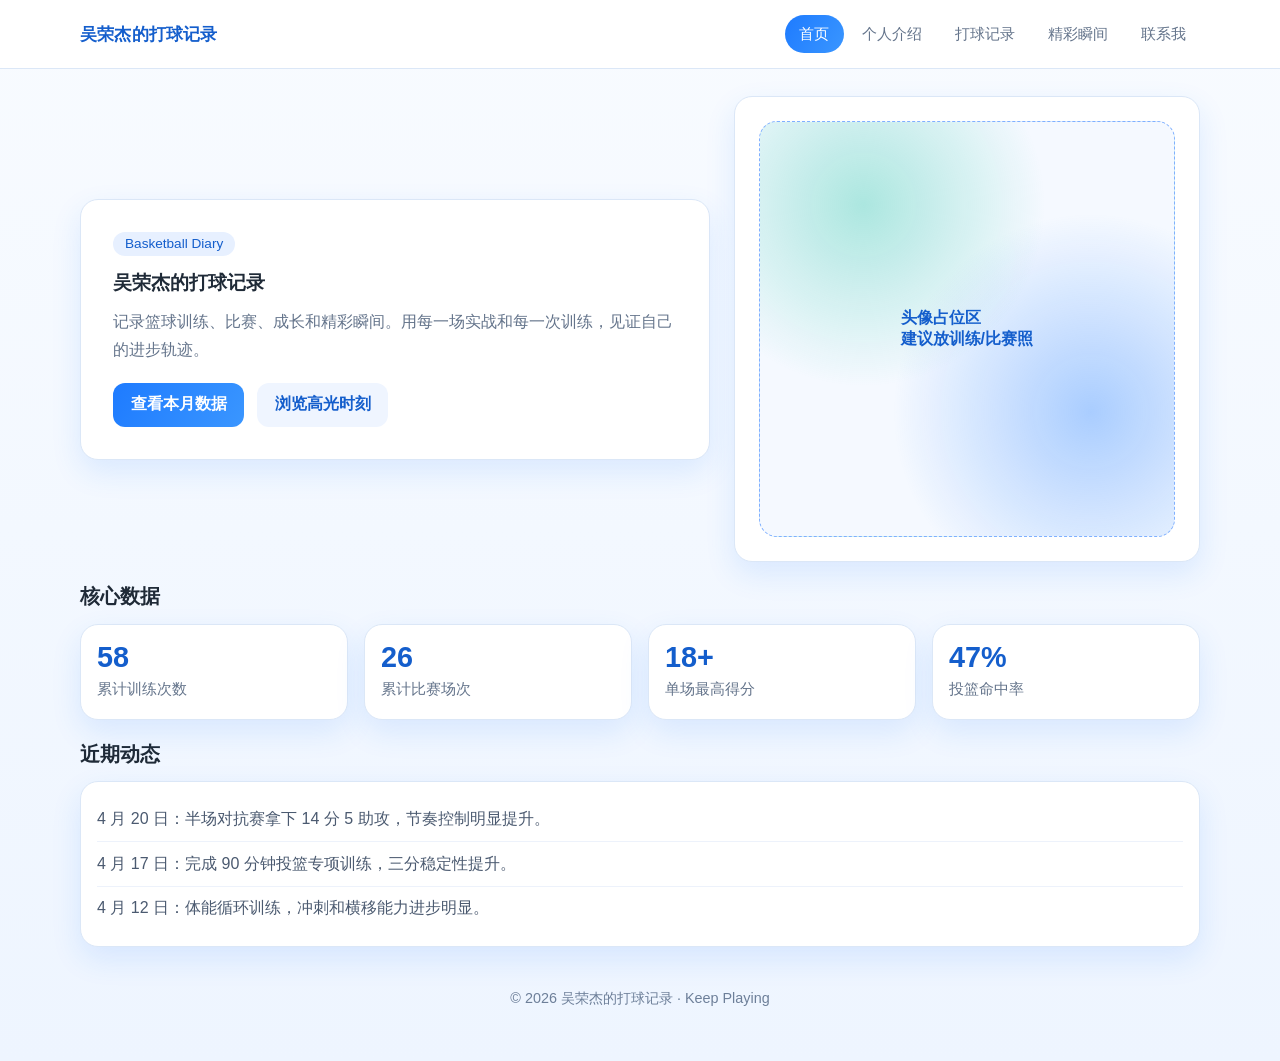
<file: index.html>
<!DOCTYPE html>
<html lang="zh-CN">
  <head>
    <meta charset="UTF-8" />
    <meta name="viewport" content="width=device-width, initial-scale=1.0" />
    <title>吴荣杰的打球记录 - 首页</title>
    <link rel="stylesheet" href="style.css" />
  </head>
  <body data-page="index">
    <header class="site-header">
      <div class="container nav-wrap">
        <a class="logo" href="index.html">吴荣杰的打球记录</a>
        <nav class="nav-links">
          <a class="nav-link" data-page="index" href="index.html">首页</a>
          <a class="nav-link" data-page="about" href="about.html">个人介绍</a>
          <a class="nav-link" data-page="record" href="record.html">打球记录</a>
          <a class="nav-link" data-page="moments" href="moments.html">精彩瞬间</a>
          <a class="nav-link" data-page="contact" href="contact.html">联系我</a>
        </nav>
      </div>
    </header>

    <main class="container">
      <section class="hero">
        <article class="card hero-text reveal">
          <span class="tag">Basketball Diary</span>
          <h1>吴荣杰的打球记录</h1>
          <p>记录篮球训练、比赛、成长和精彩瞬间。用每一场实战和每一次训练，见证自己的进步轨迹。</p>
          <div class="hero-actions">
            <a class="btn btn-primary" href="record.html">查看本月数据</a>
            <a class="btn btn-ghost" href="moments.html">浏览高光时刻</a>
          </div>
        </article>
        <aside class="card avatar-panel reveal">
          <div class="avatar">头像占位区<br />建议放训练/比赛照</div>
        </aside>
      </section>

      <section class="section">
        <h2 class="section-title">核心数据</h2>
        <div class="grid-4">
          <article class="card stat-card reveal">
            <div class="stat-num"><span data-target="58">0</span></div>
            <p class="meta">累计训练次数</p>
          </article>
          <article class="card stat-card reveal">
            <div class="stat-num"><span data-target="26">0</span></div>
            <p class="meta">累计比赛场次</p>
          </article>
          <article class="card stat-card reveal">
            <div class="stat-num"><span data-target="18">0</span>+</div>
            <p class="meta">单场最高得分</p>
          </article>
          <article class="card stat-card reveal">
            <div class="stat-num"><span data-target="47">0</span>%</div>
            <p class="meta">投篮命中率</p>
          </article>
        </div>
      </section>

      <section class="section">
        <h2 class="section-title">近期动态</h2>
        <article class="card info-card reveal">
          <ul class="list">
            <li>4 月 20 日：半场对抗赛拿下 14 分 5 助攻，节奏控制明显提升。</li>
            <li>4 月 17 日：完成 90 分钟投篮专项训练，三分稳定性提升。</li>
            <li>4 月 12 日：体能循环训练，冲刺和横移能力进步明显。</li>
          </ul>
        </article>
      </section>

      <footer class="footer">© 2026 吴荣杰的打球记录 · Keep Playing</footer>
    </main>

    <script src="script.js"></script>
  </body>
</html>
</file>
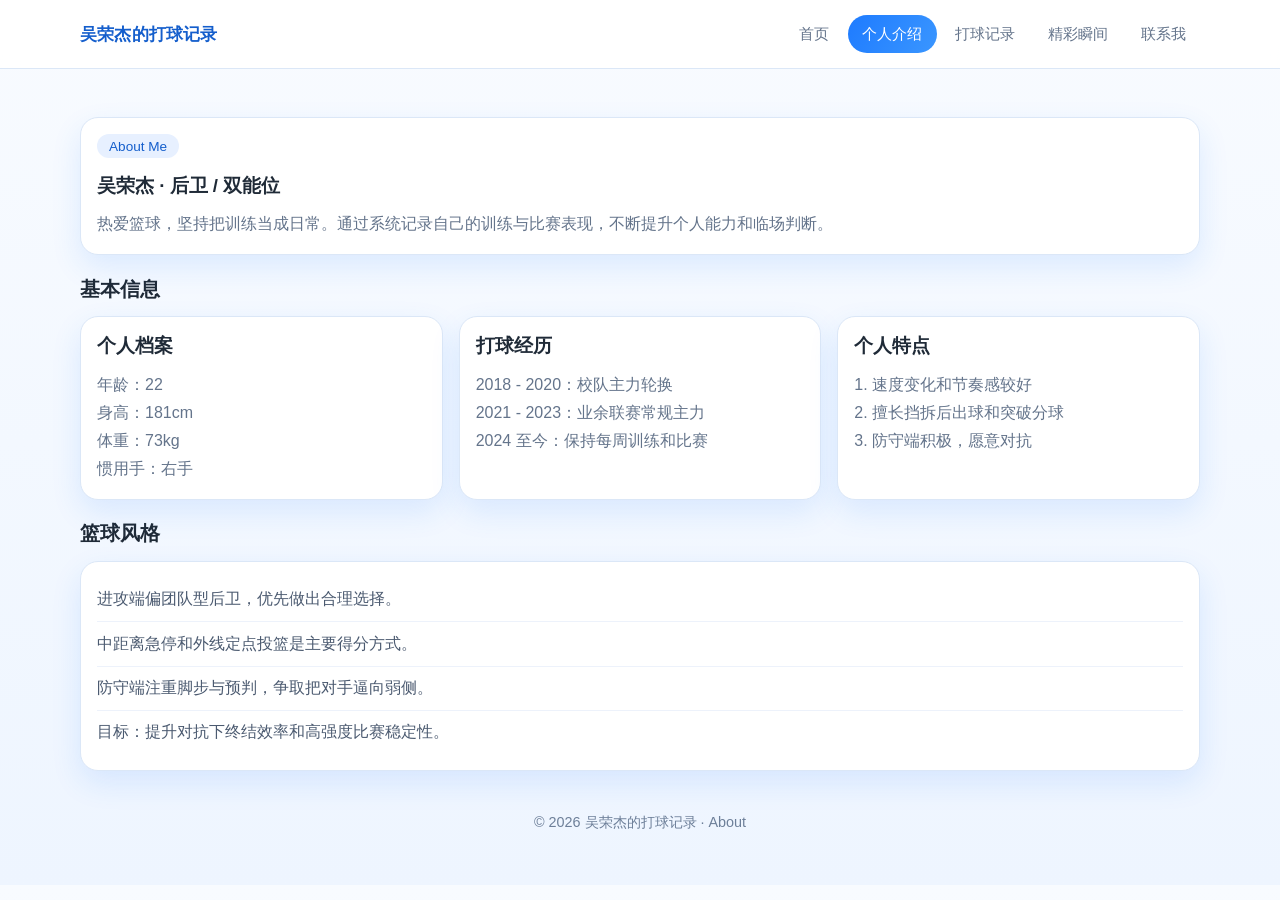
<file: about.html>
<!DOCTYPE html>
<html lang="zh-CN">
  <head>
    <meta charset="UTF-8" />
    <meta name="viewport" content="width=device-width, initial-scale=1.0" />
    <title>吴荣杰的打球记录 - 个人介绍</title>
    <link rel="stylesheet" href="style.css" />
  </head>
  <body data-page="about">
    <header class="site-header">
      <div class="container nav-wrap">
        <a class="logo" href="index.html">吴荣杰的打球记录</a>
        <nav class="nav-links">
          <a class="nav-link" data-page="index" href="index.html">首页</a>
          <a class="nav-link" data-page="about" href="about.html">个人介绍</a>
          <a class="nav-link" data-page="record" href="record.html">打球记录</a>
          <a class="nav-link" data-page="moments" href="moments.html">精彩瞬间</a>
          <a class="nav-link" data-page="contact" href="contact.html">联系我</a>
        </nav>
      </div>
    </header>

    <main class="container">
      <section class="section">
        <article class="card info-card reveal">
          <span class="tag">About Me</span>
          <h1>吴荣杰 · 后卫 / 双能位</h1>
          <p>
            热爱篮球，坚持把训练当成日常。通过系统记录自己的训练与比赛表现，不断提升个人能力和临场判断。
          </p>
        </article>
      </section>

      <section class="section">
        <h2 class="section-title">基本信息</h2>
        <div class="grid-3">
          <article class="card info-card reveal">
            <h3>个人档案</h3>
            <p>年龄：22</p>
            <p>身高：181cm</p>
            <p>体重：73kg</p>
            <p>惯用手：右手</p>
          </article>
          <article class="card info-card reveal">
            <h3>打球经历</h3>
            <p>2018 - 2020：校队主力轮换</p>
            <p>2021 - 2023：业余联赛常规主力</p>
            <p>2024 至今：保持每周训练和比赛</p>
          </article>
          <article class="card info-card reveal">
            <h3>个人特点</h3>
            <p>1. 速度变化和节奏感较好</p>
            <p>2. 擅长挡拆后出球和突破分球</p>
            <p>3. 防守端积极，愿意对抗</p>
          </article>
        </div>
      </section>

      <section class="section">
        <h2 class="section-title">篮球风格</h2>
        <article class="card info-card reveal">
          <ul class="list">
            <li>进攻端偏团队型后卫，优先做出合理选择。</li>
            <li>中距离急停和外线定点投篮是主要得分方式。</li>
            <li>防守端注重脚步与预判，争取把对手逼向弱侧。</li>
            <li>目标：提升对抗下终结效率和高强度比赛稳定性。</li>
          </ul>
        </article>
      </section>

      <footer class="footer">© 2026 吴荣杰的打球记录 · About</footer>
    </main>

    <script src="script.js"></script>
  </body>
</html>
</file>
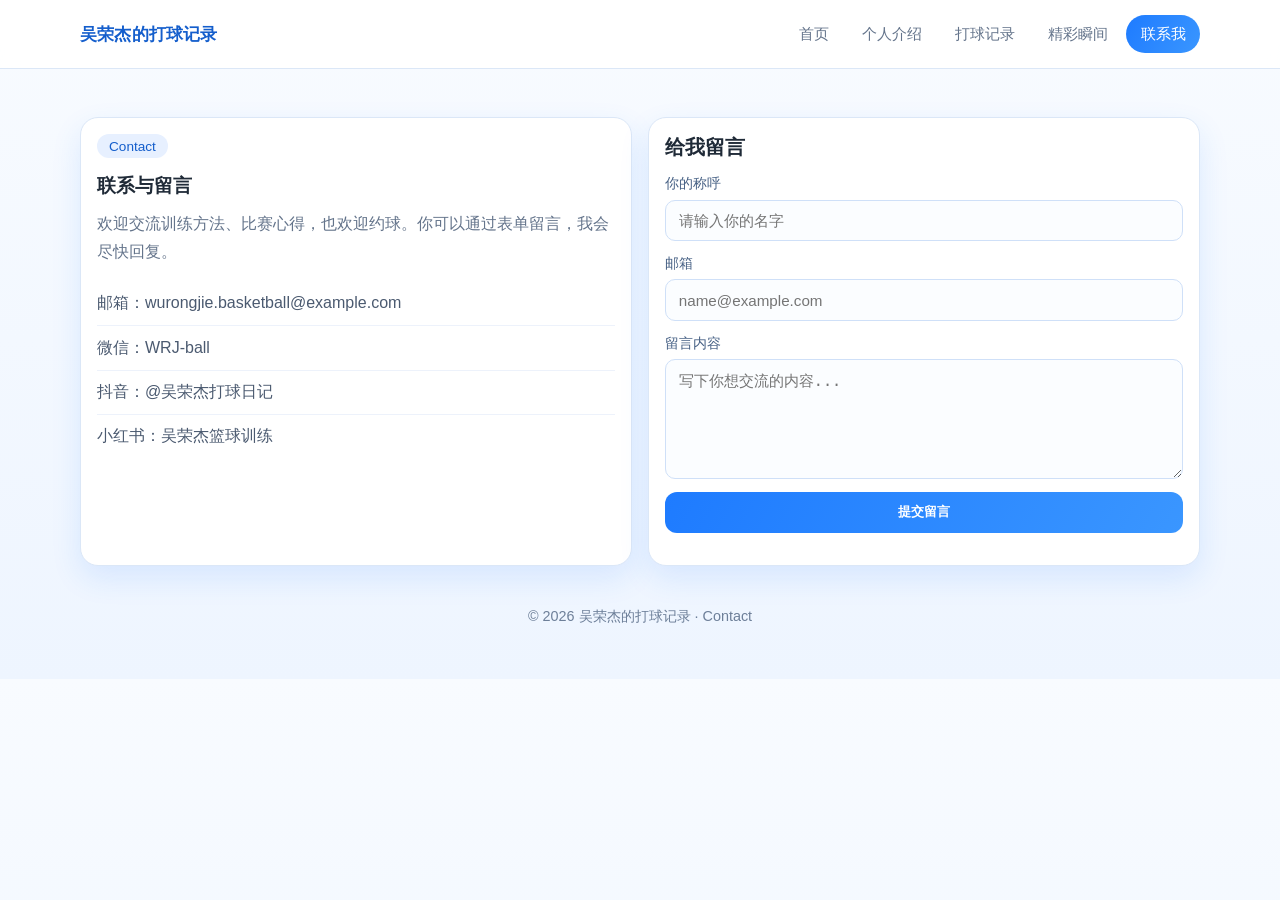
<file: contact.html>
<!DOCTYPE html>
<html lang="zh-CN">
  <head>
    <meta charset="UTF-8" />
    <meta name="viewport" content="width=device-width, initial-scale=1.0" />
    <title>吴荣杰的打球记录 - 联系我</title>
    <link rel="stylesheet" href="style.css" />
  </head>
  <body data-page="contact">
    <header class="site-header">
      <div class="container nav-wrap">
        <a class="logo" href="index.html">吴荣杰的打球记录</a>
        <nav class="nav-links">
          <a class="nav-link" data-page="index" href="index.html">首页</a>
          <a class="nav-link" data-page="about" href="about.html">个人介绍</a>
          <a class="nav-link" data-page="record" href="record.html">打球记录</a>
          <a class="nav-link" data-page="moments" href="moments.html">精彩瞬间</a>
          <a class="nav-link" data-page="contact" href="contact.html">联系我</a>
        </nav>
      </div>
    </header>

    <main class="container">
      <section class="section grid-2">
        <article class="card info-card reveal">
          <span class="tag">Contact</span>
          <h1>联系与留言</h1>
          <p>欢迎交流训练方法、比赛心得，也欢迎约球。你可以通过表单留言，我会尽快回复。</p>
          <ul class="list" style="margin-top: 1rem">
            <li>邮箱：wurongjie.basketball@example.com</li>
            <li>微信：WRJ-ball</li>
            <li>抖音：@吴荣杰打球日记</li>
            <li>小红书：吴荣杰篮球训练</li>
          </ul>
        </article>

        <article class="card info-card reveal">
          <h2 class="section-title">给我留言</h2>
          <form id="messageForm" class="contact-form">
            <div class="field">
              <label for="name">你的称呼</label>
              <input id="name" name="name" type="text" placeholder="请输入你的名字" required />
            </div>
            <div class="field">
              <label for="email">邮箱</label>
              <input id="email" name="email" type="email" placeholder="name@example.com" required />
            </div>
            <div class="field">
              <label for="message">留言内容</label>
              <textarea id="message" name="message" placeholder="写下你想交流的内容..." required></textarea>
            </div>
            <button class="btn btn-primary" type="submit">提交留言</button>
            <p id="formFeedback" class="meta"></p>
          </form>
        </article>
      </section>

      <footer class="footer">© 2026 吴荣杰的打球记录 · Contact</footer>
    </main>

    <script src="script.js"></script>
  </body>
</html>
</file>
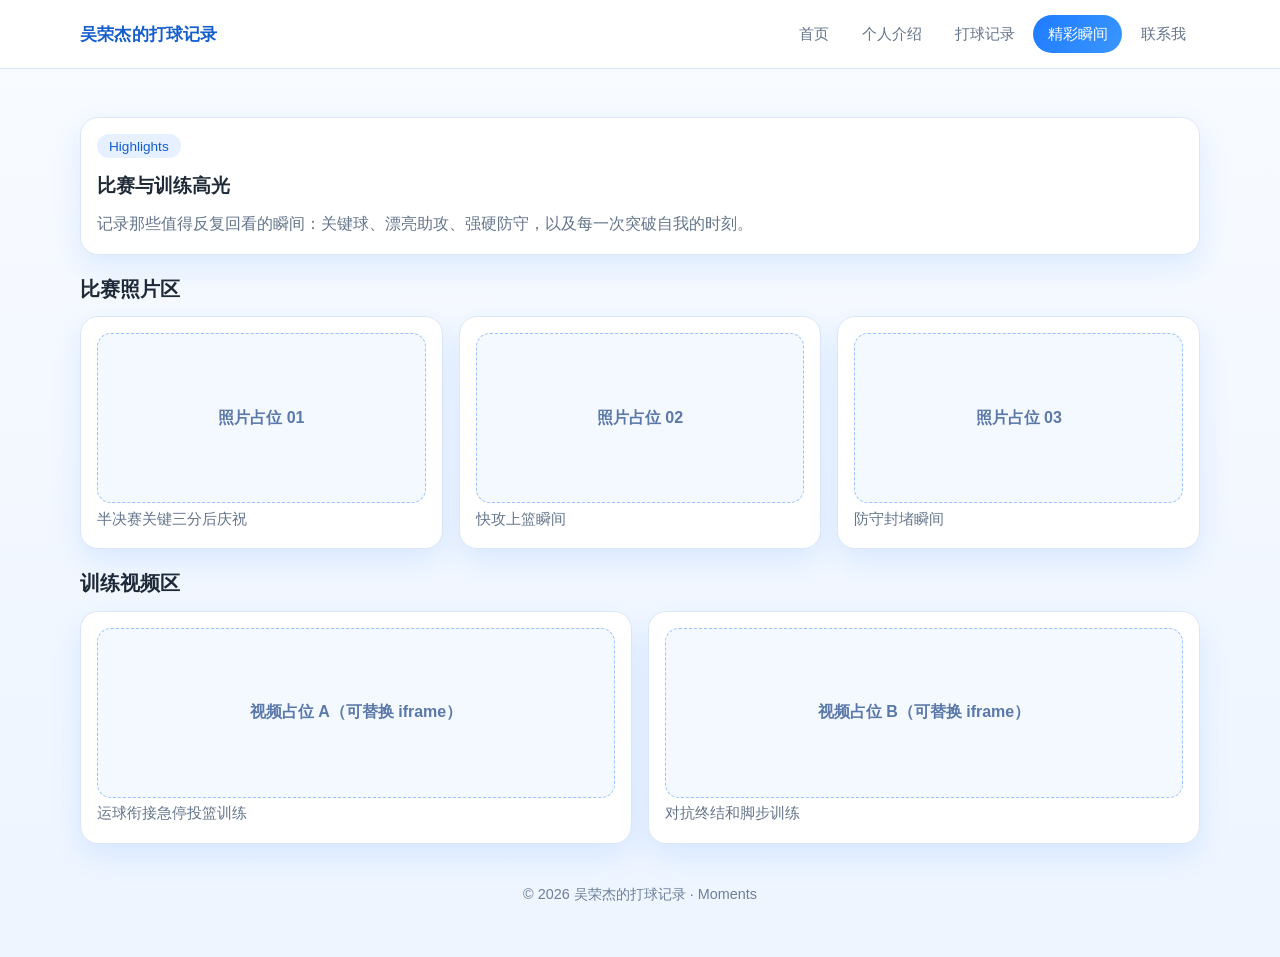
<file: moments.html>
<!DOCTYPE html>
<html lang="zh-CN">
  <head>
    <meta charset="UTF-8" />
    <meta name="viewport" content="width=device-width, initial-scale=1.0" />
    <title>吴荣杰的打球记录 - 精彩瞬间</title>
    <link rel="stylesheet" href="style.css" />
  </head>
  <body data-page="moments">
    <header class="site-header">
      <div class="container nav-wrap">
        <a class="logo" href="index.html">吴荣杰的打球记录</a>
        <nav class="nav-links">
          <a class="nav-link" data-page="index" href="index.html">首页</a>
          <a class="nav-link" data-page="about" href="about.html">个人介绍</a>
          <a class="nav-link" data-page="record" href="record.html">打球记录</a>
          <a class="nav-link" data-page="moments" href="moments.html">精彩瞬间</a>
          <a class="nav-link" data-page="contact" href="contact.html">联系我</a>
        </nav>
      </div>
    </header>

    <main class="container">
      <section class="section">
        <article class="card info-card reveal">
          <span class="tag">Highlights</span>
          <h1>比赛与训练高光</h1>
          <p>记录那些值得反复回看的瞬间：关键球、漂亮助攻、强硬防守，以及每一次突破自我的时刻。</p>
        </article>
      </section>

      <section class="section">
        <h2 class="section-title">比赛照片区</h2>
        <div class="grid-3">
          <article class="card moment-card reveal">
            <div class="media-placeholder">照片占位 01</div>
            <p class="meta">半决赛关键三分后庆祝</p>
          </article>
          <article class="card moment-card reveal">
            <div class="media-placeholder">照片占位 02</div>
            <p class="meta">快攻上篮瞬间</p>
          </article>
          <article class="card moment-card reveal">
            <div class="media-placeholder">照片占位 03</div>
            <p class="meta">防守封堵瞬间</p>
          </article>
        </div>
      </section>

      <section class="section">
        <h2 class="section-title">训练视频区</h2>
        <div class="grid-2">
          <article class="card moment-card reveal">
            <div class="media-placeholder">视频占位 A（可替换 iframe）</div>
            <p class="meta">运球衔接急停投篮训练</p>
          </article>
          <article class="card moment-card reveal">
            <div class="media-placeholder">视频占位 B（可替换 iframe）</div>
            <p class="meta">对抗终结和脚步训练</p>
          </article>
        </div>
      </section>

      <footer class="footer">© 2026 吴荣杰的打球记录 · Moments</footer>
    </main>

    <script src="script.js"></script>
  </body>
</html>
</file>
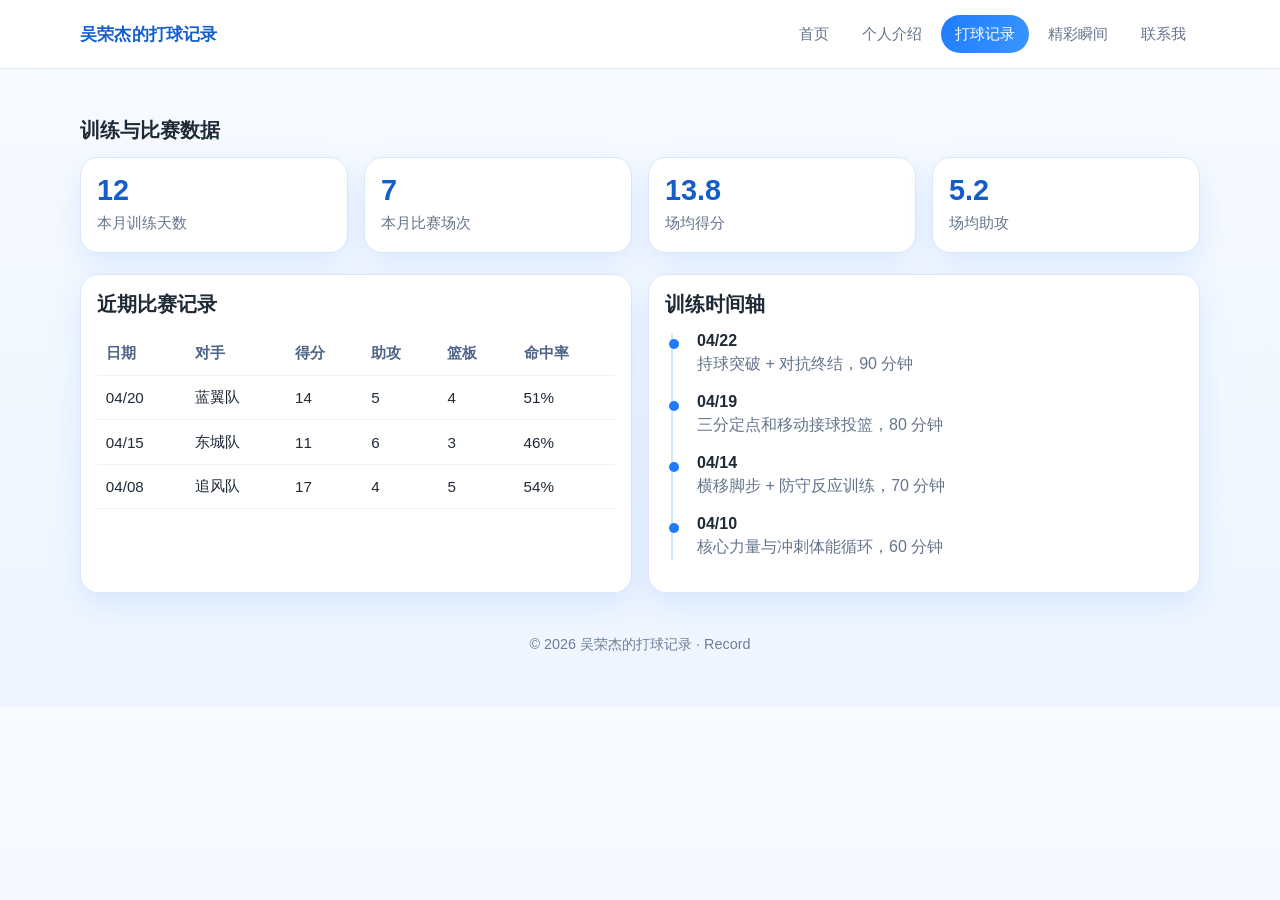
<file: record.html>
<!DOCTYPE html>
<html lang="zh-CN">
  <head>
    <meta charset="UTF-8" />
    <meta name="viewport" content="width=device-width, initial-scale=1.0" />
    <title>吴荣杰的打球记录 - 打球记录</title>
    <link rel="stylesheet" href="style.css" />
  </head>
  <body data-page="record">
    <header class="site-header">
      <div class="container nav-wrap">
        <a class="logo" href="index.html">吴荣杰的打球记录</a>
        <nav class="nav-links">
          <a class="nav-link" data-page="index" href="index.html">首页</a>
          <a class="nav-link" data-page="about" href="about.html">个人介绍</a>
          <a class="nav-link" data-page="record" href="record.html">打球记录</a>
          <a class="nav-link" data-page="moments" href="moments.html">精彩瞬间</a>
          <a class="nav-link" data-page="contact" href="contact.html">联系我</a>
        </nav>
      </div>
    </header>

    <main class="container">
      <section class="section">
        <h1 class="section-title">训练与比赛数据</h1>
        <div class="grid-4">
          <article class="card stat-card reveal">
            <div class="stat-num"><span data-target="12">0</span></div>
            <p class="meta">本月训练天数</p>
          </article>
          <article class="card stat-card reveal">
            <div class="stat-num"><span data-target="7">0</span></div>
            <p class="meta">本月比赛场次</p>
          </article>
          <article class="card stat-card reveal">
            <div class="stat-num"><span data-target="13">0</span>.8</div>
            <p class="meta">场均得分</p>
          </article>
          <article class="card stat-card reveal">
            <div class="stat-num"><span data-target="5">0</span>.2</div>
            <p class="meta">场均助攻</p>
          </article>
        </div>
      </section>

      <section class="section grid-2">
        <article class="card record-card reveal">
          <h2 class="section-title">近期比赛记录</h2>
          <table class="record-table">
            <thead>
              <tr>
                <th>日期</th>
                <th>对手</th>
                <th>得分</th>
                <th>助攻</th>
                <th>篮板</th>
                <th>命中率</th>
              </tr>
            </thead>
            <tbody>
              <tr>
                <td>04/20</td>
                <td>蓝翼队</td>
                <td>14</td>
                <td>5</td>
                <td>4</td>
                <td>51%</td>
              </tr>
              <tr>
                <td>04/15</td>
                <td>东城队</td>
                <td>11</td>
                <td>6</td>
                <td>3</td>
                <td>46%</td>
              </tr>
              <tr>
                <td>04/08</td>
                <td>追风队</td>
                <td>17</td>
                <td>4</td>
                <td>5</td>
                <td>54%</td>
              </tr>
            </tbody>
          </table>
        </article>

        <article class="card record-card reveal">
          <h2 class="section-title">训练时间轴</h2>
          <ul class="timeline">
            <li>
              <strong>04/22</strong>
              <p>持球突破 + 对抗终结，90 分钟</p>
            </li>
            <li>
              <strong>04/19</strong>
              <p>三分定点和移动接球投篮，80 分钟</p>
            </li>
            <li>
              <strong>04/14</strong>
              <p>横移脚步 + 防守反应训练，70 分钟</p>
            </li>
            <li>
              <strong>04/10</strong>
              <p>核心力量与冲刺体能循环，60 分钟</p>
            </li>
          </ul>
        </article>
      </section>

      <footer class="footer">© 2026 吴荣杰的打球记录 · Record</footer>
    </main>

    <script src="script.js"></script>
  </body>
</html>
</file>
<file: style.css>
:root {
  --bg: #f4f9ff;
  --surface: #ffffff;
  --primary: #1e7bff;
  --primary-dark: #145ecc;
  --accent: #24c4a5;
  --text: #1f2a37;
  --muted: #64748b;
  --line: #dbe7f7;
  --shadow: 0 12px 30px rgba(30, 123, 255, 0.12);
}

* {
  box-sizing: border-box;
}

html,
body {
  margin: 0;
  padding: 0;
  font-family: "Segoe UI", "PingFang SC", "Microsoft YaHei", sans-serif;
  background: linear-gradient(180deg, #f8fbff 0%, #eef5ff 100%);
  color: var(--text);
  scroll-behavior: smooth;
}

a {
  text-decoration: none;
  color: inherit;
}

img {
  max-width: 100%;
  display: block;
}

.container {
  width: min(1120px, calc(100% - 2rem));
  margin: 0 auto;
}

.site-header {
  position: fixed;
  top: 0;
  left: 0;
  right: 0;
  z-index: 1000;
  backdrop-filter: blur(10px);
  background: rgba(255, 255, 255, 0.9);
  border-bottom: 1px solid var(--line);
}

.nav-wrap {
  height: 68px;
  display: flex;
  align-items: center;
  justify-content: space-between;
  gap: 1rem;
}

.logo {
  font-weight: 800;
  font-size: 1.05rem;
  color: var(--primary-dark);
  letter-spacing: 0.2px;
}

.nav-links {
  display: flex;
  align-items: center;
  gap: 0.25rem;
  flex-wrap: wrap;
}

.nav-link {
  padding: 0.55rem 0.9rem;
  border-radius: 999px;
  font-size: 0.95rem;
  color: var(--muted);
  transition: all 0.2s ease;
}

.nav-link:hover {
  color: var(--primary-dark);
  background: #e8f1ff;
}

.nav-link.active {
  color: #fff;
  background: linear-gradient(120deg, var(--primary), #3a96ff);
}

main {
  padding-top: 96px;
  padding-bottom: 40px;
}

.hero {
  display: grid;
  grid-template-columns: 1.35fr 1fr;
  gap: 1.5rem;
  align-items: center;
  margin-bottom: 1.2rem;
}

.card {
  background: var(--surface);
  border: 1px solid var(--line);
  border-radius: 18px;
  box-shadow: var(--shadow);
}

.hero-text {
  padding: 2rem;
}

.tag {
  display: inline-flex;
  align-items: center;
  padding: 0.3rem 0.75rem;
  border-radius: 999px;
  font-size: 0.85rem;
  color: var(--primary-dark);
  background: #e7f0ff;
  margin-bottom: 0.9rem;
}

h1,
h2,
h3 {
  margin: 0 0 0.7rem;
}

p {
  margin: 0;
  color: var(--muted);
  line-height: 1.75;
}

.hero-actions {
  margin-top: 1.2rem;
  display: flex;
  gap: 0.8rem;
  flex-wrap: wrap;
}

.btn {
  border: 0;
  border-radius: 12px;
  padding: 0.72rem 1.1rem;
  font-weight: 600;
  cursor: pointer;
  transition: transform 0.2s ease, box-shadow 0.2s ease;
}

.btn-primary {
  background: linear-gradient(120deg, var(--primary), #3a96ff);
  color: #fff;
}

.btn-ghost {
  background: #eff5ff;
  color: var(--primary-dark);
}

.btn:hover {
  transform: translateY(-2px);
  box-shadow: 0 8px 18px rgba(30, 123, 255, 0.18);
}

.avatar-panel {
  padding: 1.5rem;
}

.avatar {
  width: 100%;
  aspect-ratio: 1/1;
  border-radius: 18px;
  border: 1px dashed #7fb0ff;
  background:
    radial-gradient(circle at 25% 20%, rgba(36, 196, 165, 0.35), transparent 40%),
    radial-gradient(circle at 80% 70%, rgba(30, 123, 255, 0.35), transparent 45%),
    #f5f9ff;
  display: grid;
  place-items: center;
  color: var(--primary-dark);
  font-weight: 700;
}

.section {
  margin-top: 1.3rem;
}

.section-title {
  margin-bottom: 0.85rem;
  font-size: 1.25rem;
}

.grid-4,
.grid-3,
.grid-2 {
  display: grid;
  gap: 1rem;
}

.grid-4 {
  grid-template-columns: repeat(4, minmax(0, 1fr));
}

.grid-3 {
  grid-template-columns: repeat(3, minmax(0, 1fr));
}

.grid-2 {
  grid-template-columns: repeat(2, minmax(0, 1fr));
}

.stat-card,
.info-card,
.moment-card,
.record-card {
  padding: 1rem;
}

.stat-num {
  font-size: 1.8rem;
  font-weight: 800;
  color: var(--primary-dark);
}

.meta {
  margin-top: 0.2rem;
  font-size: 0.92rem;
  color: var(--muted);
}

.list {
  margin: 0;
  padding: 0;
  list-style: none;
}

.list li {
  padding: 0.7rem 0;
  border-bottom: 1px solid #edf2fb;
  color: #4b5a70;
}

.list li:last-child {
  border-bottom: 0;
}

.record-table {
  width: 100%;
  border-collapse: collapse;
  font-size: 0.95rem;
}

.record-table th,
.record-table td {
  padding: 0.7rem 0.55rem;
  border-bottom: 1px solid #edf2fb;
  text-align: left;
}

.record-table th {
  color: #4f6587;
  font-weight: 700;
}

.timeline {
  position: relative;
  margin: 0;
  padding-left: 1.2rem;
  list-style: none;
}

.timeline::before {
  content: "";
  position: absolute;
  left: 0.38rem;
  top: 0.1rem;
  bottom: 0.1rem;
  width: 2px;
  background: #d4e5ff;
}

.timeline li {
  position: relative;
  margin: 0 0 0.95rem;
  padding-left: 0.8rem;
}

.timeline li::before {
  content: "";
  position: absolute;
  left: -0.95rem;
  top: 0.48rem;
  width: 10px;
  height: 10px;
  border-radius: 50%;
  background: var(--primary);
}

.media-placeholder {
  border-radius: 14px;
  border: 1px dashed #9bc2ff;
  background: #f4f8ff;
  min-height: 170px;
  display: grid;
  place-items: center;
  color: #5a78a8;
  font-weight: 600;
}

.contact-form {
  display: grid;
  gap: 0.8rem;
}

.field {
  display: grid;
  gap: 0.4rem;
}

label {
  font-size: 0.9rem;
  color: #466084;
}

input,
textarea {
  width: 100%;
  border: 1px solid #cfe0f8;
  background: #fbfdff;
  border-radius: 10px;
  padding: 0.7rem 0.8rem;
  outline: none;
  font-size: 0.95rem;
}

textarea {
  min-height: 120px;
  resize: vertical;
}

input:focus,
textarea:focus {
  border-color: var(--primary);
  box-shadow: 0 0 0 3px rgba(30, 123, 255, 0.12);
}

.footer {
  margin-top: 1.8rem;
  padding: 0.8rem 0;
  text-align: center;
  color: #6d7f99;
  font-size: 0.9rem;
}

.reveal {
  opacity: 0;
  transform: translateY(14px);
  transition: opacity 0.45s ease, transform 0.45s ease;
}

.reveal.show {
  opacity: 1;
  transform: translateY(0);
}

@media (max-width: 960px) {
  .hero {
    grid-template-columns: 1fr;
  }

  .grid-4 {
    grid-template-columns: repeat(2, minmax(0, 1fr));
  }

  .grid-3 {
    grid-template-columns: repeat(2, minmax(0, 1fr));
  }
}

@media (max-width: 640px) {
  .nav-wrap {
    height: auto;
    min-height: 68px;
    padding: 0.65rem 0;
    align-items: flex-start;
    flex-direction: column;
  }

  main {
    padding-top: 130px;
  }

  .grid-4,
  .grid-3,
  .grid-2 {
    grid-template-columns: 1fr;
  }

  .hero-text {
    padding: 1.4rem;
  }
}
</file>
